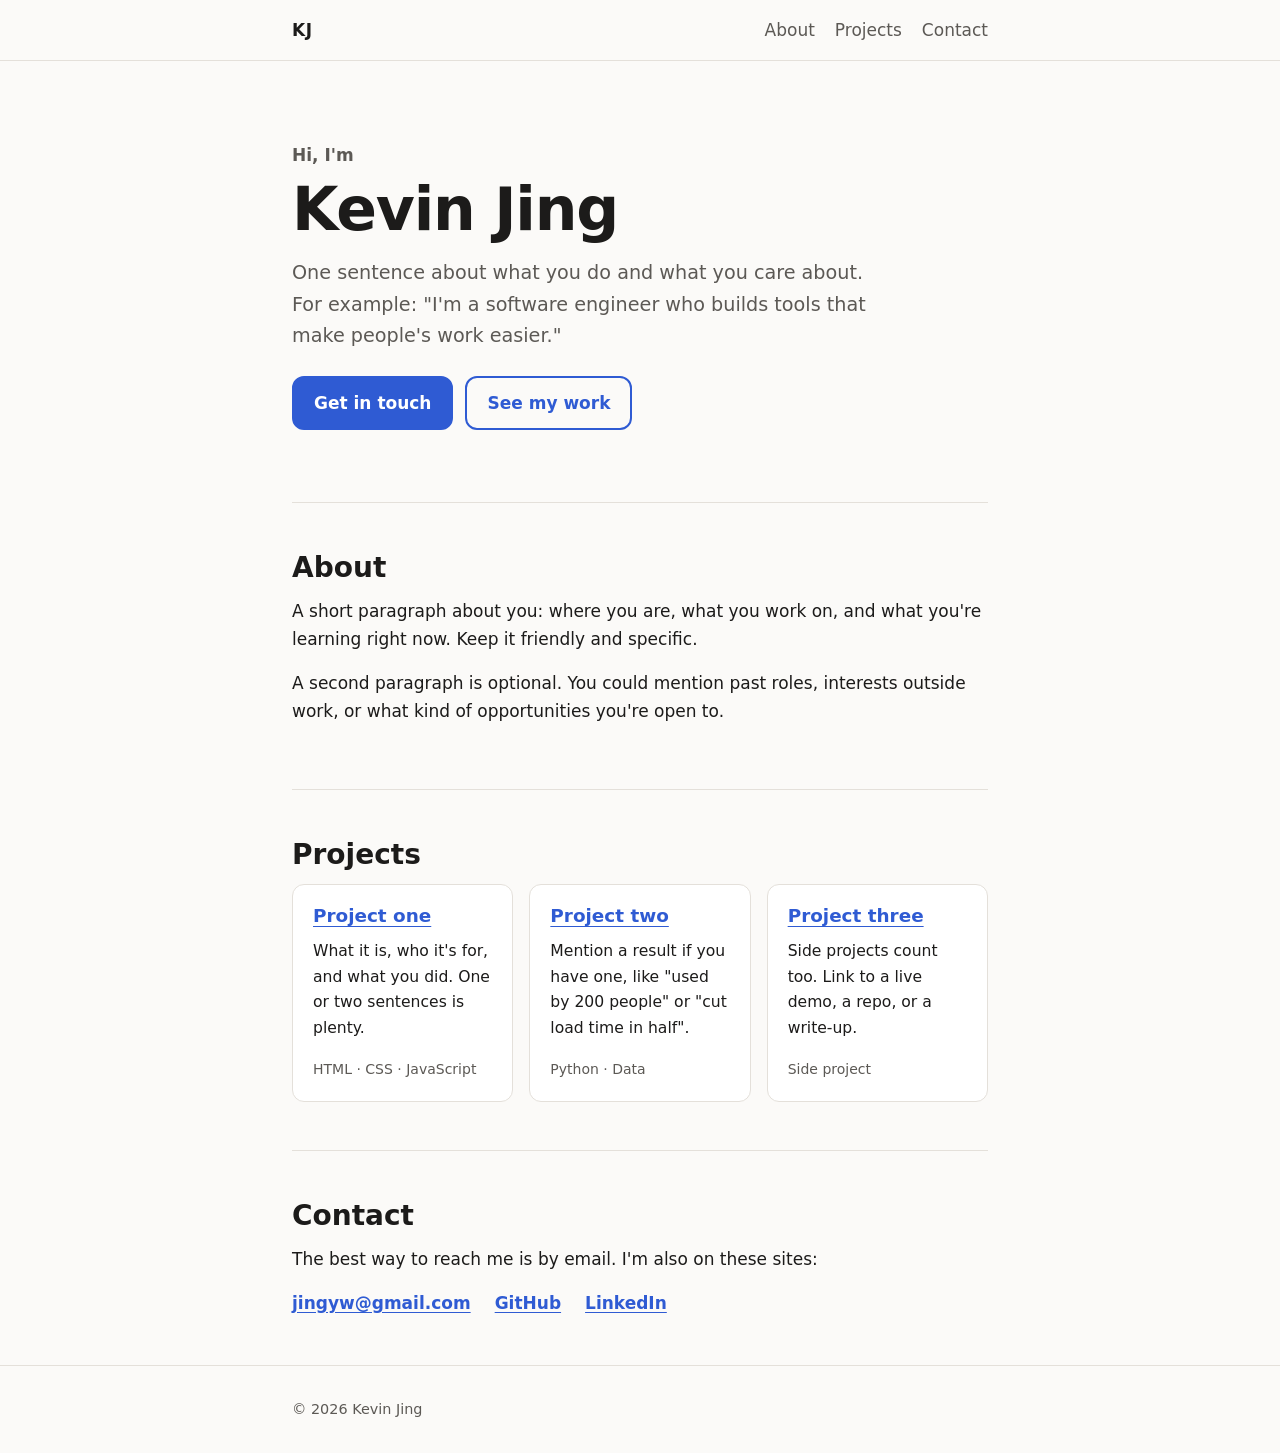
<file: index.html>
<!doctype html>
<html lang="en">
<head>
  <meta charset="utf-8">
  <meta name="viewport" content="width=device-width, initial-scale=1">
  <title>Kevin Jing</title>
  <meta name="description" content="Kevin Jing: what you do, things you've made, and how to reach you.">
  <meta name="color-scheme" content="light dark">
  <meta property="og:type" content="website">
  <meta property="og:title" content="Kevin Jing">
  <meta property="og:description" content="Kevin Jing: what you do, things you've made, and how to reach you.">
  <link rel="icon" href="favicon.svg" type="image/svg+xml">
  <link rel="stylesheet" href="styles.css">
</head>
<body>
  <a class="skip-link" href="#main">Skip to content</a>

  <header class="site-header">
    <nav class="container nav" aria-label="Main">
      <a class="brand" href="#top">KJ</a>
      <ul>
        <li><a href="#about">About</a></li>
        <li><a href="#projects">Projects</a></li>
        <li><a href="#contact">Contact</a></li>
      </ul>
    </nav>
  </header>

  <main id="main" class="container">
    <section class="hero" id="top" aria-labelledby="name">
      <p class="eyebrow">Hi, I'm</p>
      <h1 id="name">Kevin Jing</h1>
      <p class="lead">
        One sentence about what you do and what you care about.
        For example: "I'm a software engineer who builds tools that make people's work easier."
      </p>
      <p class="actions">
        <a class="button" href="#contact">Get in touch</a>
        <a class="button button-secondary" href="#projects">See my work</a>
      </p>
    </section>

    <section id="about" aria-labelledby="about-title">
      <h2 id="about-title">About</h2>
      <p>
        A short paragraph about you: where you are, what you work on, and what you're
        learning right now. Keep it friendly and specific.
      </p>
      <p>
        A second paragraph is optional. You could mention past roles, interests outside
        work, or what kind of opportunities you're open to.
      </p>
    </section>

    <section id="projects" aria-labelledby="projects-title">
      <h2 id="projects-title">Projects</h2>
      <ul class="cards">
        <li class="card">
          <h3><a href="https://github.com/jingk/project-one">Project one</a></h3>
          <p>What it is, who it's for, and what you did. One or two sentences is plenty.</p>
          <p class="tags">HTML · CSS · JavaScript</p>
        </li>
        <li class="card">
          <h3><a href="https://github.com/jingk/project-two">Project two</a></h3>
          <p>Mention a result if you have one, like "used by 200 people" or "cut load time in half".</p>
          <p class="tags">Python · Data</p>
        </li>
        <li class="card">
          <h3><a href="https://github.com/jingk/project-three">Project three</a></h3>
          <p>Side projects count too. Link to a live demo, a repo, or a write-up.</p>
          <p class="tags">Side project</p>
        </li>
      </ul>
    </section>

    <section id="contact" aria-labelledby="contact-title">
      <h2 id="contact-title">Contact</h2>
      <p>The best way to reach me is by email. I'm also on these sites:</p>
      <ul class="links">
        <li><a href="mailto:jingyw@gmail.com">jingyw@gmail.com</a></li>
        <li><a href="https://github.com/jingk">GitHub</a></li>
        <li><a href="https://www.linkedin.com/in/jingk">LinkedIn</a></li>
      </ul>
    </section>
  </main>

  <footer class="site-footer">
    <p class="container">© 2026 Kevin Jing</p>
  </footer>
</body>
</html>
</file>
<file: styles.css>
/* ---------- Colors and sizes (edit these to restyle the whole site) ---------- */
:root {
  --bg: #fbfaf8;
  --surface: #ffffff;
  --text: #1c1b1a;
  --muted: #5c5955;
  --border: #e4e0da;
  --accent: #2f5bd3;
  --accent-hover: #2349b0;
  --on-accent: #ffffff;

  --font: system-ui, -apple-system, "Segoe UI", Roboto, "Helvetica Neue", Arial, sans-serif;
  --radius: 12px;
  --max-width: 46rem;
  --header-height: 3.75rem;
}

@media (prefers-color-scheme: dark) {
  :root {
    --bg: #141414;
    --surface: #1c1c1c;
    --text: #ecebe8;
    --muted: #a9a59f;
    --border: #2e2e2e;
    --accent: #8fb0ff;
    --accent-hover: #b0c8ff;
    --on-accent: #0f1630;
  }
}

/* ---------- Base ---------- */
*,
*::before,
*::after {
  box-sizing: border-box;
}

html {
  /* Keeps in-page links and keyboard focus from hiding under the sticky header */
  scroll-padding-top: calc(var(--header-height) + 1rem);
  scroll-behavior: smooth;
  -webkit-text-size-adjust: 100%;
  text-size-adjust: 100%;
}

@media (prefers-reduced-motion: reduce) {
  html {
    scroll-behavior: auto;
  }
}

body {
  margin: 0;
  background: var(--bg);
  color: var(--text);
  font-family: var(--font);
  font-size: 1.0625rem;
  line-height: 1.65;
}

h1,
h2,
h3 {
  line-height: 1.2;
  margin: 0 0 0.75rem;
}

p {
  margin: 0 0 1rem;
}

a {
  color: var(--accent);
  text-underline-offset: 0.2em;
}

a:hover {
  color: var(--accent-hover);
}

:focus-visible {
  outline: 3px solid var(--accent);
  outline-offset: 3px;
  border-radius: 4px;
}

.container {
  width: 100%;
  max-width: var(--max-width);
  margin-inline: auto;
  padding-inline: 1.25rem;
}

/* ---------- Skip link (visible only when focused with the keyboard) ---------- */
.skip-link {
  position: absolute;
  left: 1rem;
  top: -100px;
  z-index: 10;
  padding: 0.5rem 1rem;
  background: var(--accent);
  color: var(--on-accent);
  border-radius: var(--radius);
}

.skip-link:hover {
  color: var(--on-accent);
}

.skip-link:focus {
  top: 1rem;
}

/* ---------- Header ---------- */
.site-header {
  position: sticky;
  top: 0;
  z-index: 5;
  background: var(--bg);
  border-bottom: 1px solid var(--border);
}

.nav {
  display: flex;
  flex-wrap: wrap;
  align-items: center;
  justify-content: space-between;
  gap: 1rem;
  min-height: var(--header-height);
}

.brand {
  font-weight: 700;
  letter-spacing: 0.04em;
  color: var(--text);
  text-decoration: none;
}

.nav ul {
  display: flex;
  flex-wrap: wrap;
  gap: 1.25rem;
  margin: 0;
  padding: 0;
  list-style: none;
}

.nav ul a {
  color: var(--muted);
  text-decoration: none;
}

.nav ul a:hover {
  color: var(--text);
  text-decoration: underline;
}

/* ---------- Sections ---------- */
main > section {
  padding-block: 3rem;
  border-bottom: 1px solid var(--border);
}

main > section:last-child {
  border-bottom: 0;
}

.hero {
  padding-block: 5rem 3.5rem;
}

.eyebrow {
  margin-bottom: 0.25rem;
  color: var(--muted);
  font-weight: 600;
}

h1 {
  font-size: clamp(2.5rem, 8vw, 3.75rem);
  letter-spacing: -0.02em;
}

h2 {
  font-size: 1.75rem;
}

h3 {
  font-size: 1.15rem;
}

.lead {
  max-width: 36rem;
  font-size: 1.2rem;
  color: var(--muted);
}

/* ---------- Buttons ---------- */
.actions {
  display: flex;
  flex-wrap: wrap;
  gap: 0.75rem;
  margin-top: 1.5rem;
}

.button {
  display: inline-block;
  padding: 0.7rem 1.25rem;
  border: 2px solid var(--accent);
  border-radius: var(--radius);
  background: var(--accent);
  color: var(--on-accent);
  font-weight: 600;
  text-decoration: none;
}

.button:hover {
  background: var(--accent-hover);
  border-color: var(--accent-hover);
  color: var(--on-accent);
}

.button-secondary {
  background: transparent;
  color: var(--accent);
}

.button-secondary:hover {
  background: transparent;
  color: var(--accent-hover);
}

/* ---------- Project cards ---------- */
.cards {
  display: grid;
  grid-template-columns: repeat(auto-fit, minmax(min(13rem, 100%), 1fr));
  gap: 1rem;
  margin: 0;
  padding: 0;
  list-style: none;
}

.card {
  display: flex;
  flex-direction: column;
  padding: 1.25rem;
  background: var(--surface);
  border: 1px solid var(--border);
  border-radius: var(--radius);
}

.card p {
  font-size: 0.975rem;
}

.card .tags {
  margin: auto 0 0;
  color: var(--muted);
  font-size: 0.875rem;
}

/* ---------- Contact links ---------- */
.links {
  display: flex;
  flex-wrap: wrap;
  gap: 0.5rem 1.5rem;
  margin: 0;
  padding: 0;
  list-style: none;
  font-weight: 600;
}

/* ---------- Footer ---------- */
.site-footer {
  padding-block: 2rem;
  border-top: 1px solid var(--border);
  color: var(--muted);
  font-size: 0.9rem;
}

.site-footer p {
  margin-bottom: 0;
}

/* ---------- Small screens ---------- */
@media (max-width: 30rem) {
  .nav ul {
    gap: 0.9rem;
  }

  .hero {
    padding-block: 3rem 2.5rem;
  }
}
</file>
